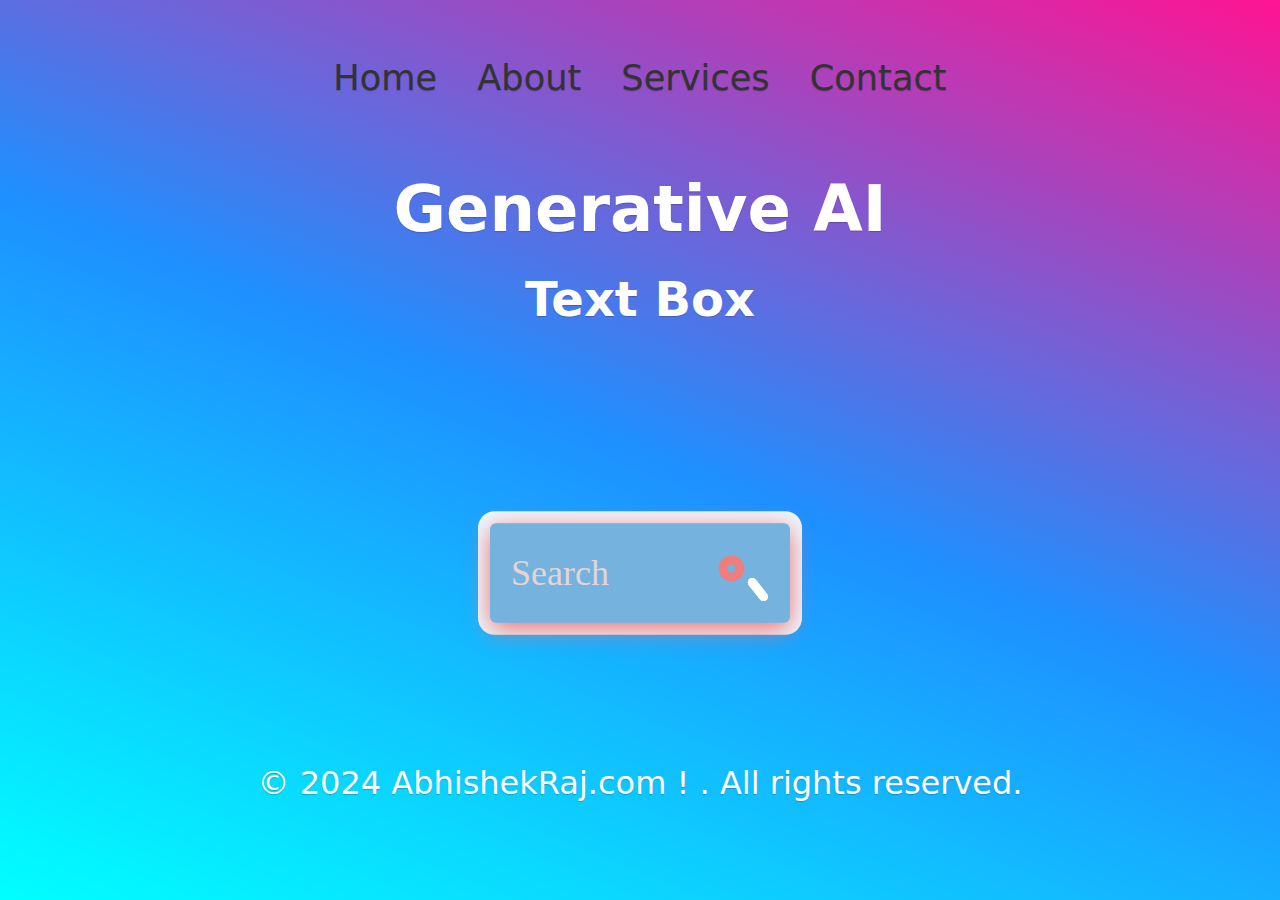
<file: index.html>
<!DOCTYPE html>
<html lang="en">

<head>
    <meta charset="UTF-8">
    <meta name="viewport" content="width=device-width, initial-scale=1.0">
    <title>Document</title>
    <link rel="stylesheet" href="styles.css">

</head>

<body>

    <nav>
        <a href="index.html">Home<span></span></a>
        <a href="about.html">About<span></span></a>
        <a href="Servies.html">Services<span></span></a>
        <a href="contact.html">Contact<span></span></a>
    </nav>

    <div class="heading">
        <div class="heading2">
            <h1>Generative AI </h1>
            <h2><span>Text Box </span></h2>
        </div>
    </div>





    <div id="cover">
        <form method="get" action="">
            <div class="tb">
                <div class="td"><input type="text" placeholder="Search" required></div>
                <div class="td" id="s-cover">
                    <button type="submit">
                        <div id="s-circle"></div>
                        <span></span>
                    </button>
                </div>
            </div>
        </form>
    </div>


    <footer class="foot">

        <p style="text-align: center; margin-top: 400px; padding: 20px;">&copy; 2024 AbhishekRaj.com ! . All rights
            reserved.</p>

    </footer>

</body>







</html>
</file>
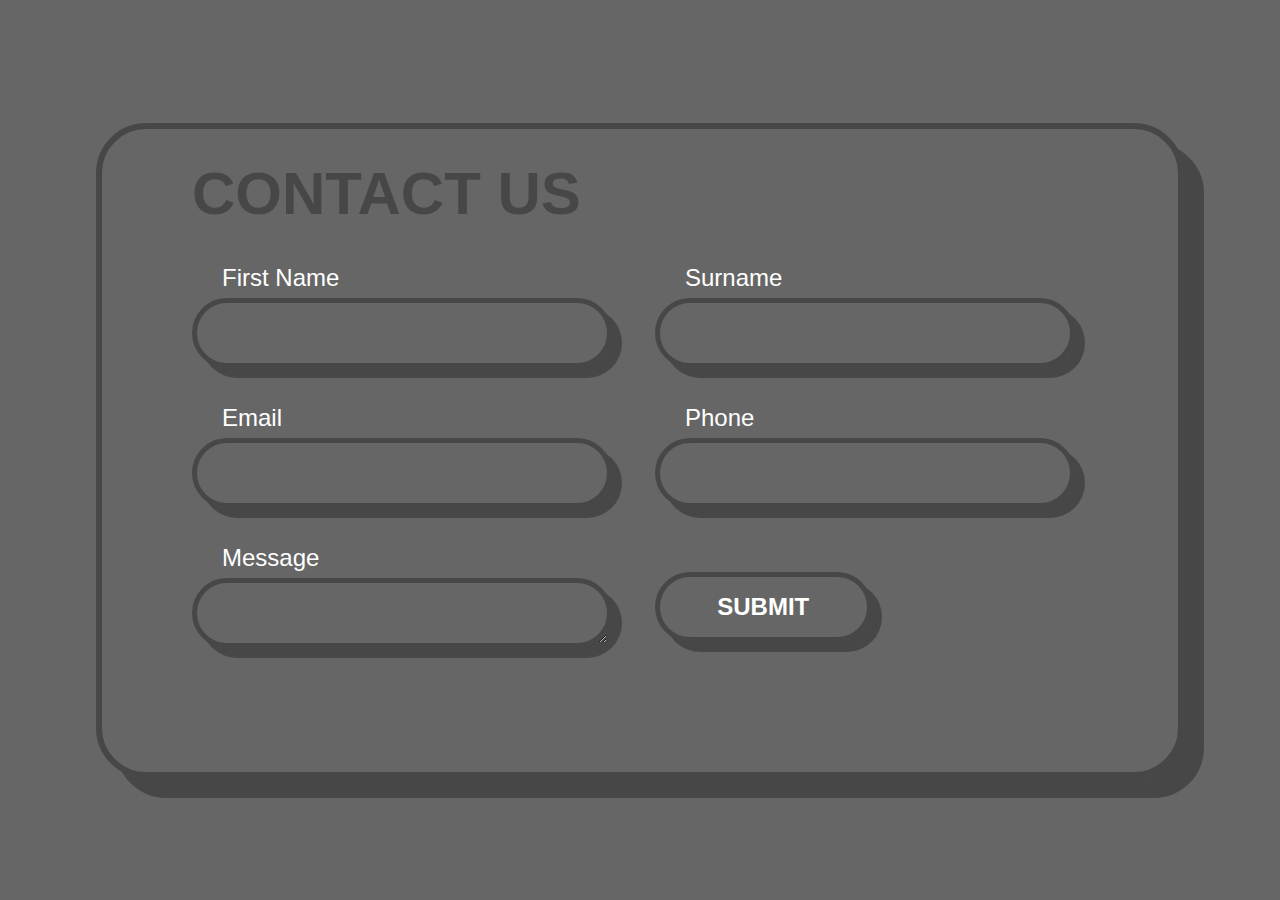
<file: contact.html>
<!DOCTYPE html>
<html lang="en">
<head>
    <meta charset="UTF-8">
    <meta name="viewport" content="width=device-width, initial-scale=1.0">
    <title>Contact Us</title>
    <style>

        * {
  margin: 0;
  padding: 0;
  
}

html, body {
  height: 100vh;
  background: #666666;
  font-family: 'Balsamiq Sans', sans-serif;
}

body {
  display: flex;
  align-items: center;
  justify-content: center;
}

.card {
  width: 70%;
  padding: 30px 90px 90px 90px;
  border: 6px solid rgba(0, 0, 0, 0.3);
  box-shadow: 20px 20px 0 rgba(0, 0, 0, 0.3);
  border-radius: 50px;
  position: relative;
}

.card h2 {
  color: rgba(0, 0, 0, 0.3);
  font-size: 60px;
  text-transform: uppercase;
}

.card .row {
  position: relative;
  width: 100%;
  display: grid;
  grid: auto / auto auto;
  grid-template-columns: repeat(auto-fit,minmax(40%, 1fr));
  grid-gap: 30px;
}

.card .row .col {
  position: relative;
  width: 100%;
  margin: 30px 20px 40px 0;
  transition: 0.5s;
}

.card .row .form-group {
  position: relative;
  width: 100%;
  height: 40px;
  color: #ffffff;
}

.card .row .form-group input,
.card .row .form-group textarea {
  position: absolute;
  width: 90%;
  height: 100%;
  background: transparent;
  outline: none;
  font-size: 24px;
  padding: 10px 0 10px 20px;
  border: 5px solid rgba(0, 0, 0, 0.3);
  box-shadow: 10px 10px 0 rgba(0, 0, 0, 0.3);
  color: #ffffff;
  border-radius: 50px;
}

.card .row .form-group label {
  line-height: 40px;
  color: #ffffff;
  font-size: 24px;
  margin: 0 0 0 30px;
  display: block;
  pointer-events: none;
}

.row .col:nth-child(6) {
  margin-top: 64px;
}

.card .row .form-group input:focus,
.card .row .form-group textarea:focus {
  border: 5px solid #ffffff;
  transition: all 0.5s;
}

.card .row input[type="submit"] {
  border: 5px solid rgba(0, 0, 0, 0.3);
  box-shadow: 10px 10px 0 rgba(0, 0, 0, 0.3);
  padding: 10px;
  height: 100%;
  width: 50%;
  cursor: pointer;
  outline: none;
  background: transparent;
  text-transform: uppercase;
  color: #ffffff;
  line-height: 40px;
  font-size: 24px;
  font-weight: 700;
  border-radius: 45px;
  transition: all 0.4s;
}

.card .row input[type="submit"]:hover {
  border: 5px solid rgba(255, 255, 255, 1);
  color: #ffffff;
  transition: all 0.4s;
}

@media screen and (max-width: 900px) {
  .card .row {
    
    grid-template-columns: repeat(auto-fit,minmax(70%, 1fr));
  }
  
  .card {
    padding: 20px;
  }
  
  .card h2 {
    font-size: 34px;
  }
  
  .card .row input[type="submit"] {
    width: 100%;
  }
}
    </style>

</head>
<body>
    <div class="card">
        <h2>Contact Us</h2>
        <div class="row">
          <div class="col">
            <div class="form-group">
              <label>First Name</label>
              <input type="text">
            </div>
          </div>
      
          <div class="col">
            <div class="form-group">
              <label>Surname</label>
              <input type="text">
            </div>
          </div>
      
          <div class="col">
            <div class="form-group">
              <label>Email</label>
              <input type="text">
            </div>
          </div>
      
          <div class="col">
            <div class="form-group">
              <label>Phone</label>
              <input type="text">
            </div>
          </div>
      
          <div class="col">
            <div class="form-group">
              <label>Message</label>
              <textarea></textarea>
            </div>
          </div>
      
          <div class="col">
            <input type="submit" value="Submit">
          </div>
        </div>
      </div>
</body>
</html>
</file>
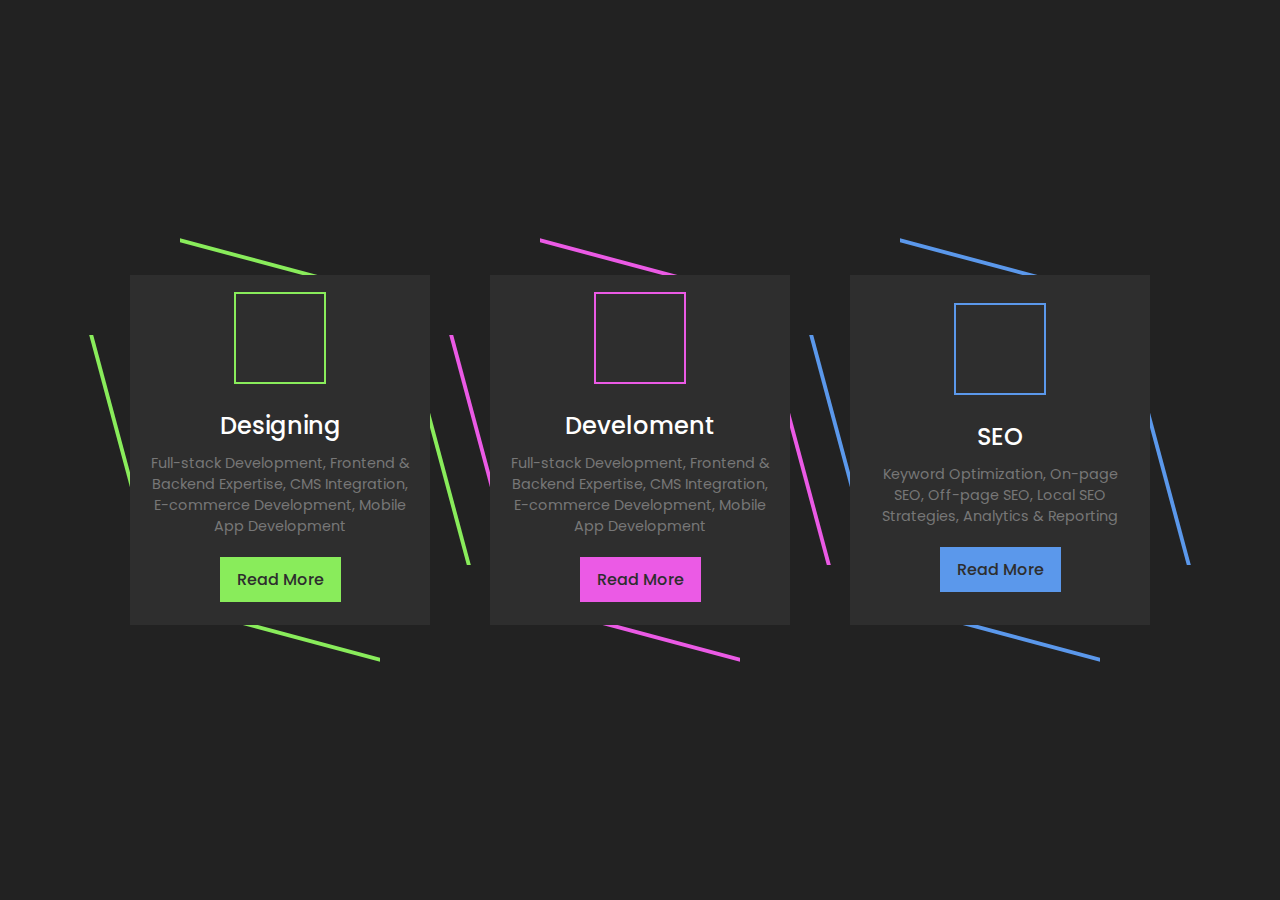
<file: Servies.html>
<!DOCTYPE html>
<html lang="en">
<head>
    <meta charset="UTF-8">
    <meta name="viewport" content="width=device-width, initial-scale=1.0">
    <title>Services</title>

    <style>
        /*==================== GOOGLE FONTS ====================*/
@import url("https://fonts.googleapis.com/css2?family=Poppins:wght@400;500;700&display=swap");

/*==================== VARIABLES CSS ====================*/
:root {
  /*========== Colors ==========*/
  --text-color: #000000;
  --bg-color: #222222;

  /*========== Font and typography ==========*/
  --body-font: "Poppins", sans-serif;
  --normal-font-size: 0.938rem;
}

@media screen and (min-width: 968px) {
  :root {
    --normal-font-size: 1rem;
  }
}

/*==================== BASE ====================*/
*,
*:after,
*:before {
  padding: 0;
  margin: 0;
  box-sizing: border-box;
}

body {
  font-size: var(--normal-font-size);
  background-color: var(--bg-color);
  color: var(--text-color);
  font-weight: 400;
  font-family: var(--body-font);
  transition: all 0.2s ease;
}

/*==================== REUSABLE CSS CLASSES ====================*/
.container {
  max-width: 1140px;
  width: 100%;
  margin: 0 auto;
  padding: 3rem 0;
  min-height: 100vh;
  display: grid;
  place-items: center;
}

/*==================== SERVICE CARD ====================*/
.card__container {
  display: flex;
  flex-wrap: wrap;
  gap: 60px;
  justify-content: center;
  width: 100%;
  max-width: 90%;
  margin: auto;
  padding: 60px 0;
}
.card__bx {
  --dark-color: #2e2e2e;
  --dark-alt-color: #777777;
  --white-color: #ffffff;
  --button-color: #333333;
  --transition: 0.5s ease-in-out;

  font-family: inherit;
  height: 350px;
  width: 300px;
  position: relative;
  display: flex;
  justify-content: center;
  align-items: center;
  background: var(--dark-color);
  transition: var(--transition);
}
.card__bx::before,
.card__bx::after {
  content: "";
  position: absolute;
  z-index: -1;
  transition: var(--transition);
}
.card__bx::before {
  inset: -10px 50px;
  border-top: 4px solid var(--clr);
  transform: skewY(15deg);
  border-bottom: 4px solid var(--clr);
}
.card__bx:hover::before {
  inset: -10px 40px;
  transform: skewY(0deg);
}
.card__bx::after {
  inset: 60px -10px;
  border-left: 4px solid var(--clr);
  transform: skew(15deg);
  border-right: 4px solid var(--clr);
}
.card__bx:hover::after {
  inset: 40px -10px;
  transform: skew(0deg);
}
.card__bx .card__data {
  position: relative;
  display: flex;
  justify-content: center;
  align-items: center;
  flex-direction: column;
  gap: 30px;
  text-align: center;
  padding: 0 20px;
  height: 100%;
  width: 100%;
  overflow: hidden;
}
.card__bx .card__data .card__icon {
  height: 80px;
  width: 80px;
  display: flex;
  justify-content: center;
  align-items: center;
  font-size: 3rem;
  color: var(--text-color);
  background-color: var(--dark-color);
  transition: var(--transition);
}
.card__bx .card__data .card__icon {
  color: var(--clr);
  box-shadow: 0 0 0 4px var(--dark-color), 0 0 0 6px var(--clr);
}
.card__bx:hover .card__data .card__icon {
  color: var(--dark-color);
  background-color: var(--clr);
  box-shadow: 0 0 0 4px var(--dark-color), 0 0 0 300px var(--clr);
}
.card__bx .card__data .card__content {
  display: flex;
  justify-content: center;
  align-items: center;
  flex-direction: column;
  gap: 10px;
}
.card__bx .card__data h3 {
  font-size: 1.5rem;
  font-weight: 500;
  color: var(--white-color);
  transition: var(--transition);
}
.card__bx:hover .card__data h3 {
  color: var(--dark-color);
  transition: var(--transition);
}
.card__bx .card__data p {
  font-size: 0.9rem;
  color: var(--dark-alt-color);
  transition: var(--transition);
}
.card__bx:hover .card__data p {
  color: var(--dark-color);
  transition: var(--transition);
}
.card__bx .card__data a {
  position: relative;
  display: inline-flex;
  padding: 8px 15px;
  text-decoration: none;
  font-weight: 500;
  margin-top: 10px;
  border: 2px solid var(--clr);
  color: var(--dark-color);
  background-color: var(--clr);
  transition: var(--transition);
}
.card__bx:hover .card__data a {
  color: var(--clr);
  background-color: var(--dark-color);
}
.card__bx:hover .card__data a:hover {
  border-color: var(--dark-color);
  color: var(--dark-color);
  background-color: var(--clr);
}

    </style>
</head>
<body>
    <section class="container">
        <section class="card__container">
          <div class="card__bx" style="--clr: #89ec5b">
            <div class="card__data">
              <div class="card__icon">
                <i class="fa-solid fa-paintbrush"></i>
              </div>
              <div class="card__content">
                <h3>Designing</h3>
                <p>Full-stack Development,
                    Frontend & Backend Expertise,
                    CMS Integration,
                    E-commerce Development,
                    Mobile App Development</p>
                <a href="#">Read More</a>
              </div>
            </div>
          </div>
          <div class="card__bx" style="--clr: #eb5ae5">
            <div class="card__data">
              <div class="card__icon">
                <i class="fa-solid fa-code"></i>
              </div>
              <div class="card__content">
                <h3>Develoment</h3>
                <p>Full-stack Development,
                    Frontend & Backend Expertise,
                    CMS Integration,
                    E-commerce Development,
                    Mobile App Development</p>
                <a href="#">Read More</a>
              </div>
            </div>
          </div>
          <div class="card__bx" style="--clr: #5b98eb">
            <div class="card__data">
              <div class="card__icon">
                <i class="fa-brands fa-searchengin"></i>
              </div>
              <div class="card__content">
                <h3>SEO</h3>
                <p>Keyword Optimization,
                    On-page SEO,
                    Off-page SEO,
                    Local SEO Strategies,
                    Analytics & Reporting</p>
                <a href="#">Read More</a>
              </div>
            </div>
          </div>
      
        </section>
      
      </section>
</body>
</html>
</file>
<file: styles.css>
/* Original CSS (unchanged) */

@import url('https://raw.githubusercontent.com/jonathantneal/system-font-css/gh-pages/system-font.css');

.heading,
nav {
    display: flex
}

#cover,
nav a span {
    position: absolute;
    left: 0
}

button,
form {
    height: 96px
}

#s-circle,
button,
nav a {
    position: relative
}

#s-circle,
button,
button span,
input {
    background-color: transparent
}

.footer,
body,
nav {
    background: linear-gradient(22deg, #0ff, #1e90ff, #ff1493) fixed #1e90ff
}

.footer,
.heading2 h2 {
    text-align: center
}

body {
    color: #fff;
    font: 32px/1.6 system-ui, sans-serif;
    text-shadow: 0 1px 1px hsl(0 0% 0% / 20%);
    margin: 3rem
}

*,
.footer p {
    margin: 0
}

* {
    padding: 0;
    box-sizing: border-box
}

nav {
    justify-content: center;
    align-items: center
}

nav a {
    font-size: 1.1em;
    color: #333;
    text-decoration: none;
    padding: 2px 20px;
    transition: .5s
}

nav a:hover {
    color: #0ef
}

nav a span {
    top: 0;
    width: 100%;
    height: 100%;
    z-index: -1;
    border-bottom: 2px solid #0ef;
    border-radius: 15px;
    transform: scale(0) translateY(50px);
    opacity: 0;
    transition: .5s
}

nav a:hover span {
    transform: scale(1) translateY(0);
    opacity: 1
}

.heading {
    justify-content: center;
    align-items: center;
    flex-wrap: nowrap;
    margin-top: 50px
}

.tb {
    display: table;
    width: 100%
}

.td {
    display: table-cell;
    vertical-align: middle
}

button,
input {
    color: #fff;
    font-family: Nunito;
    padding: 0;
    margin: 0;
    border: 0
}

#cover {
    top: 50%;
    right: 0;
    width: 500px;
    padding: 35px;
    margin: 40px auto 0;
    background-color: #75b2de;
    border-radius: 10px;
    box-shadow: 0 10px 40px #ee7070, 0 0 0 20px #ffffffeb;
    transform: scale(.6)
}

input[type=text] {
    width: 100%;
    height: 96px;
    font-size: 60px;
    line-height: 1
}

input[type=text]::placeholder {
    color: #e3d5d5
}

#s-cover {
    width: 1px;
    padding-left: 35px
}

button {
    display: block;
    width: 84px;
    cursor: pointer
}

#s-circle {
    top: -8px;
    left: 0;
    width: 43px;
    height: 43px;
    margin-top: 0;
    border: 15px solid #f07d7d;
    border-radius: 50%;
    transition: .5s
}

button span,
button span:after,
button span:before {
    position: absolute;
    width: 45px;
    border-radius: 10px;
    transition: .5s;
    height: 15px
}

button span {
    top: 68px;
    left: 43px;
    display: block;
    transform: rotateZ(52deg)
}

button span:after,
button span:before {
    content: "";
    bottom: 0;
    right: 0;
    background-color: #fff;
    transform: rotateZ(0)
}

#s-cover:hover #s-circle {
    top: -1px;
    width: 67px;
    height: 15px;
    border-width: 0;
    background-color: #fff;
    border-radius: 20px
}

#s-cover:hover span {
    top: 50%;
    left: 56px;
    width: 25px;
    margin-top: -9px;
    transform: rotateZ(0)
}

#s-cover:hover button span:before {
    bottom: 11px;
    transform: rotateZ(52deg)
}

#s-cover:hover button span:after {
    bottom: -11px;
    transform: rotateZ(-52deg)
}

#s-cover:hover button span:after,
#s-cover:hover button span:before {
    right: -6px;
    width: 40px;
    background-color: #fff
}

.footer {
    color: #fff;
    padding: 20px;
    position: fixed;
    bottom: 0;
    left: 0;
    width: 100%
}

/* Responsive Styles */

@media only screen and (max-width: 768px) {
    body {
        font-size: 18px;
    }

    .heading2 h2 {
        font-size: 24px;
    }

    nav a {
        font-size: 1em;
        padding: 2px 10px;
    }

    #cover {
        width: 90%;
        padding: 20px;
    }

    input[type=text] {
        font-size: 68px;
    }
}
</file>
